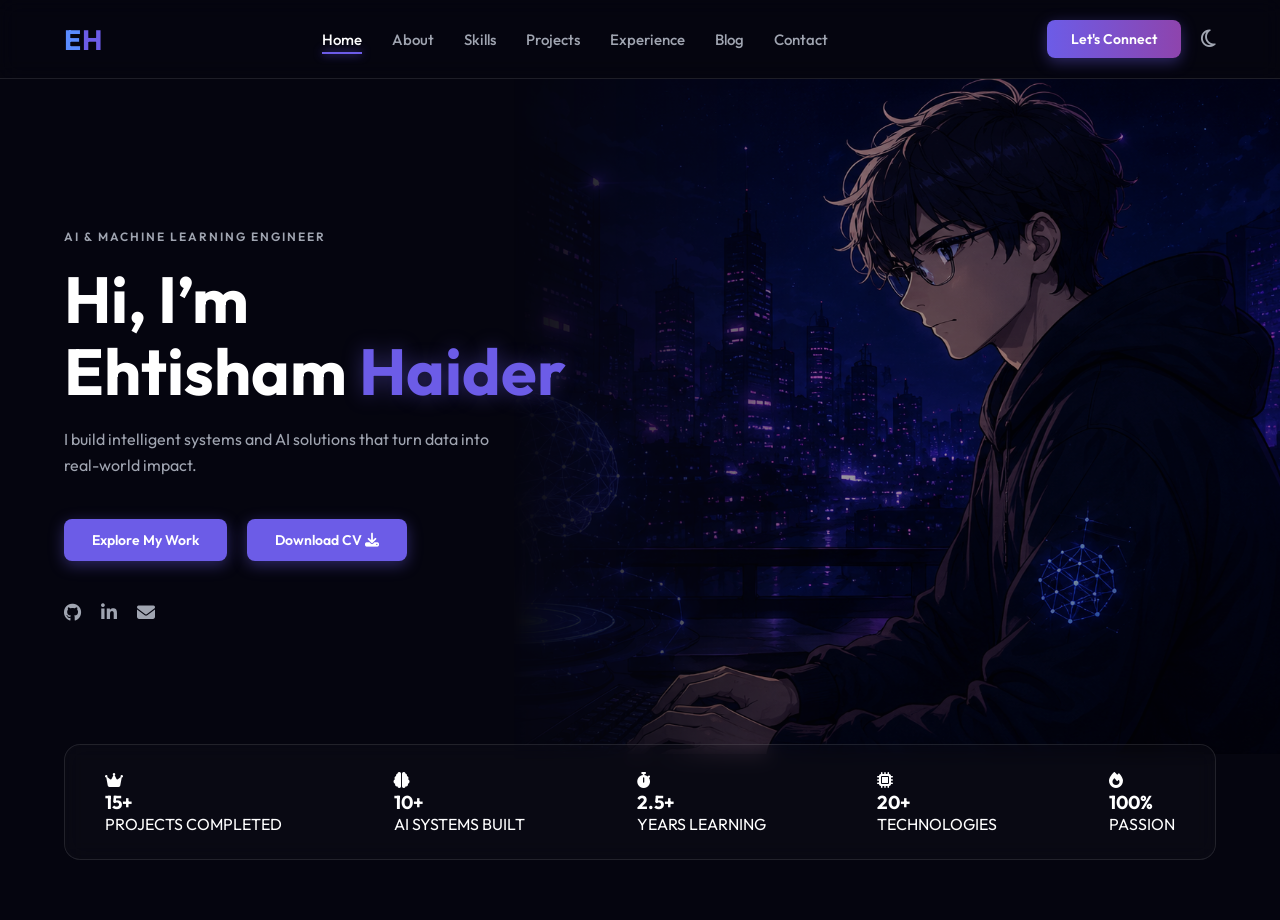
<file: index.html>
<!DOCTYPE html>
<html lang="en">
<head>
    <meta charset="UTF-8">
    <meta name="viewport" content="width=device-width, initial-scale=1.0">
    <title>Ehtisham Haider | AI & ML Engineer</title>
    <!-- Google Fonts for modern tech look -->
    <link href="https://fonts.googleapis.com/css2?family=Outfit:wght@300;400;500;600;700&display=swap" rel="stylesheet">
    <!-- Font Awesome for Icons -->
    <link rel="stylesheet" href="https://cdnjs.cloudflare.com/ajax/libs/font-awesome/6.4.0/css/all.min.css">
    <link rel="stylesheet" href="style.css">
</head>
<body>

    <!-- Navbar Section -->
    <header class="navbar">
        <div class="logo">
            <span class="logo-e">E</span><span class="logo-h">H</span>
        </div>
        
        <nav class="nav-links">
            <a href="index.html" class="active">Home</a>
            <a href="about.html">About</a>
            <a href="skills.html">Skills</a>
            <a href="projects.html">Projects</a>
            <a href="experience.html">Experience</a>
            <a href="blog.html">Blog</a>
            <a href="contact.html">Contact</a>
        </nav>

        <div class="nav-actions">
            <a href="contact.html" class="btn-connect">Let's Connect</a>
            <button class="theme-toggle">
                <i class="fa-regular fa-moon"></i>
            </button>
            <!-- Mobile Menu Icon -->
            <button class="mobile-menu-btn">
                <i class="fa-solid fa-bars"></i>
            </button>
        </div>
    </header>
    <!-- Hero Section -->
    <section id="home" class="hero">
        <div class="hero-content">
            <h4 class="subtitle">AI & MACHINE LEARNING ENGINEER</h4>
            <h1 class="title">Hi, I’m <br> Ehtisham <span class="highlight">Haider</span></h1>
            <p class="description">I build intelligent systems and AI solutions that turn data into real-world impact.</p>
            
            <div class="hero-buttons">
                <a href="projects.html" class="btn-primary">Explore My Work</a>
                <a href="assets/Ehtisham_Haider_CV.pdf" class="btn-primary" download>Download CV <i class="fa-solid fa-download"></i></a>
                 
            </div>

            <div class="social-icons">
                <a href="https://github.com/stx-haider" target="_blank"><i class="fa-brands fa-github"></i></a>
                <a href="https://linkedin.com/in/ehtishamhaider" target="_blank"><i class="fa-brands fa-linkedin-in"></i></a>
                <a href="contact.html"><i class="fa-solid fa-envelope"></i></a>
            </div>

            
        </div>

        <div class="hero-image">
            <!-- Yahan tumne apni background image ka naam dena hai jo design mein right side par hai -->
            <img src="assets/hero-bg.png" alt="Ehtisham Haider Workspace">
        </div>
    </section>

    <!-- Stats Section -->
    <div class="stats-section">
    <!-- Item 1: Full Width -->
    <div class="stat-item">
        <i class="fa-solid fa-crown icon"></i>
        <div class="stat-info">
            <h3>15+</h3>
            <p>PROJECTS COMPLETED</p>
        </div>
    </div>

    <!-- Item 2 -->
    <div class="stat-item">
        <i class="fa-solid fa-brain icon"></i>
        <div class="stat-info">
            <h3>10+</h3>
            <p>AI SYSTEMS BUILT</p>
        </div>
    </div>

    <!-- Item 3 -->
    <div class="stat-item">
        <i class="fa-solid fa-stopwatch icon"></i>
        <div class="stat-info">
            <h3>2.5+</h3>
            <p>YEARS LEARNING</p>
        </div>
    </div>

    <!-- Item 4 -->
    <div class="stat-item">
        <i class="fa-solid fa-microchip icon"></i>
        <div class="stat-info">
            <h3>20+</h3>
            <p>TECHNOLOGIES</p>
        </div>
    </div>

    <!-- Item 5 -->
    <div class="stat-item">
        <i class="fa-solid fa-fire icon"></i>
        <div class="stat-info">
            <h3>100%</h3>
            <p>PASSION</p>
        </div>
    </div>
</div>
    </section>
    <script src="script.js"></script>

</body>
</html>
</file>
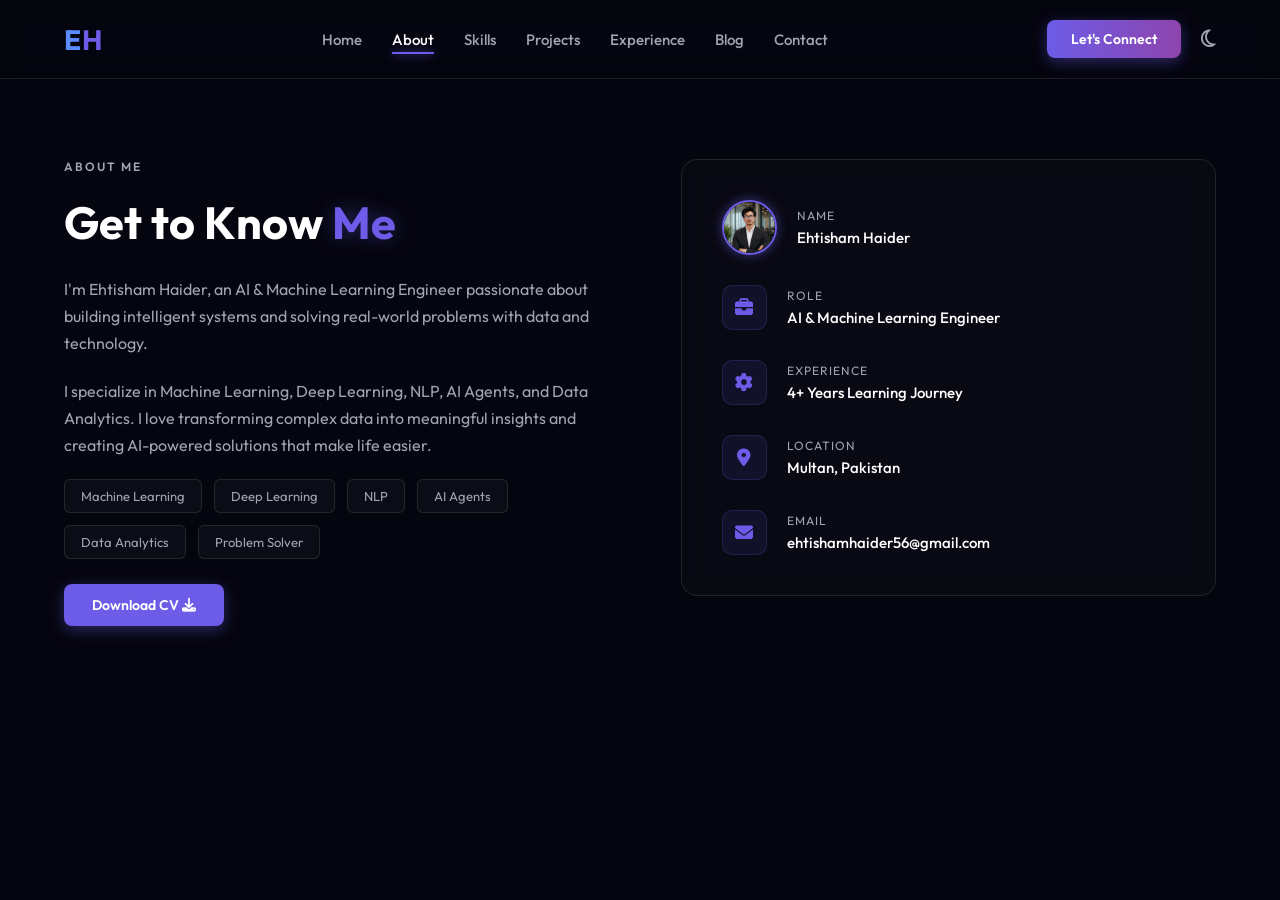
<file: about.html>
<!DOCTYPE html>
<html lang="en">
<head>
    <meta charset="UTF-8">
    <meta name="viewport" content="width=device-width, initial-scale=1.0">
    <title>About | Ehtisham Haider</title>
    <link href="https://fonts.googleapis.com/css2?family=Outfit:wght@300;400;500;600;700&display=swap" rel="stylesheet">
    <link rel="stylesheet" href="https://cdnjs.cloudflare.com/ajax/libs/font-awesome/6.4.0/css/all.min.css">
    <link rel="stylesheet" href="style.css">
</head>
<body>

    <!-- Navbar Section (Same as index.html but with updated links) -->
    <header class="navbar">
        <div class="logo">
            <span class="logo-e">E</span><span class="logo-h">H</span>
        </div>
        
        <nav class="nav-links">
            <a href="index.html">Home</a>
            <a href="about.html" class="active">About</a>
            <a href="skills.html">Skills</a>
            <a href="projects.html">Projects</a>
            <a href="experience.html">Experience</a>
            <a href="blog.html">Blog</a>
            <a href="contact.html">Contact</a>
        </nav>

        <div class="nav-actions">
            <a href="contact".html class="btn-connect">Let's Connect</a>
            <button class="theme-toggle">
                <i class="fa-regular fa-moon"></i>
            </button>
            <button class="mobile-menu-btn">
                <i class="fa-solid fa-bars"></i>
            </button>
        </div>
    </header>

    <!-- About Section -->
    <section class="about-section">
        <div class="about-content">
            <h4 class="subtitle">ABOUT ME</h4>
            <h2 class="section-title">Get to Know <span class="highlight">Me</span></h2>
            
            <p class="about-desc">
                I'm Ehtisham Haider, an AI & Machine Learning Engineer passionate about building intelligent systems and solving real-world problems with data and technology.
            </p>
            <p class="about-desc">
                I specialize in Machine Learning, Deep Learning, NLP, AI Agents, and Data Analytics. I love transforming complex data into meaningful insights and creating AI-powered solutions that make life easier.
            </p>
            
            <div class="skills-tags">
                <span>Machine Learning</span>
                <span>Deep Learning</span>
                <span>NLP</span>
                <span>AI Agents</span>
                <span>Data Analytics</span>
                <span>Problem Solver</span>
            </div>
            <a href="assets/Ehtisham_Haider_CV.pdf" class="btn-primary" download>Download CV <i class="fa-solid fa-download"></i></a>
        </div>

        <div class="about-info">
            <!-- Name Block with Profile Picture -->
            <div class="info-item profile-item">
                <div class="profile-img-wrapper">
                    <!-- Apni picture ka name yahan 'pfp.png' ki jagah likhna -->
                    <img src="assets/pfp.png" alt="Ehtisham Haider" class="pfp-image">
                </div>
                <div class="info-text">
                    <span>Name</span>
                    <p>Ehtisham Haider</p>
                </div>
            </div>
            
            <div class="info-item">
                <div class="info-icon"><i class="fa-solid fa-briefcase"></i></div>
                <div class="info-text">
                    <span>Role</span>
                    <p>AI & Machine Learning Engineer</p>
                </div>
            </div>
            
            <div class="info-item">
                <div class="info-icon"><i class="fa-solid fa-gear"></i></div>
                <div class="info-text">
                    <span>Experience</span>
                    <p>4+ Years Learning Journey</p>
                </div>
            </div>
            
            <div class="info-item">
                <div class="info-icon"><i class="fa-solid fa-location-dot"></i></div>
                <div class="info-text">
                    <span>Location</span>
                    <p>Multan, Pakistan</p>
                </div>
            </div>
            
            <div class="info-item">
                <div class="info-icon"><i class="fa-solid fa-envelope"></i></div>
                <div class="info-text">
                    <span>Email</span>
                    <p>ehtishamhaider56@gmail.com</p>
                </div>
            </div>
        </div>
    </section>
    <script src="script.js"></script>

</body>
</html>
</file>
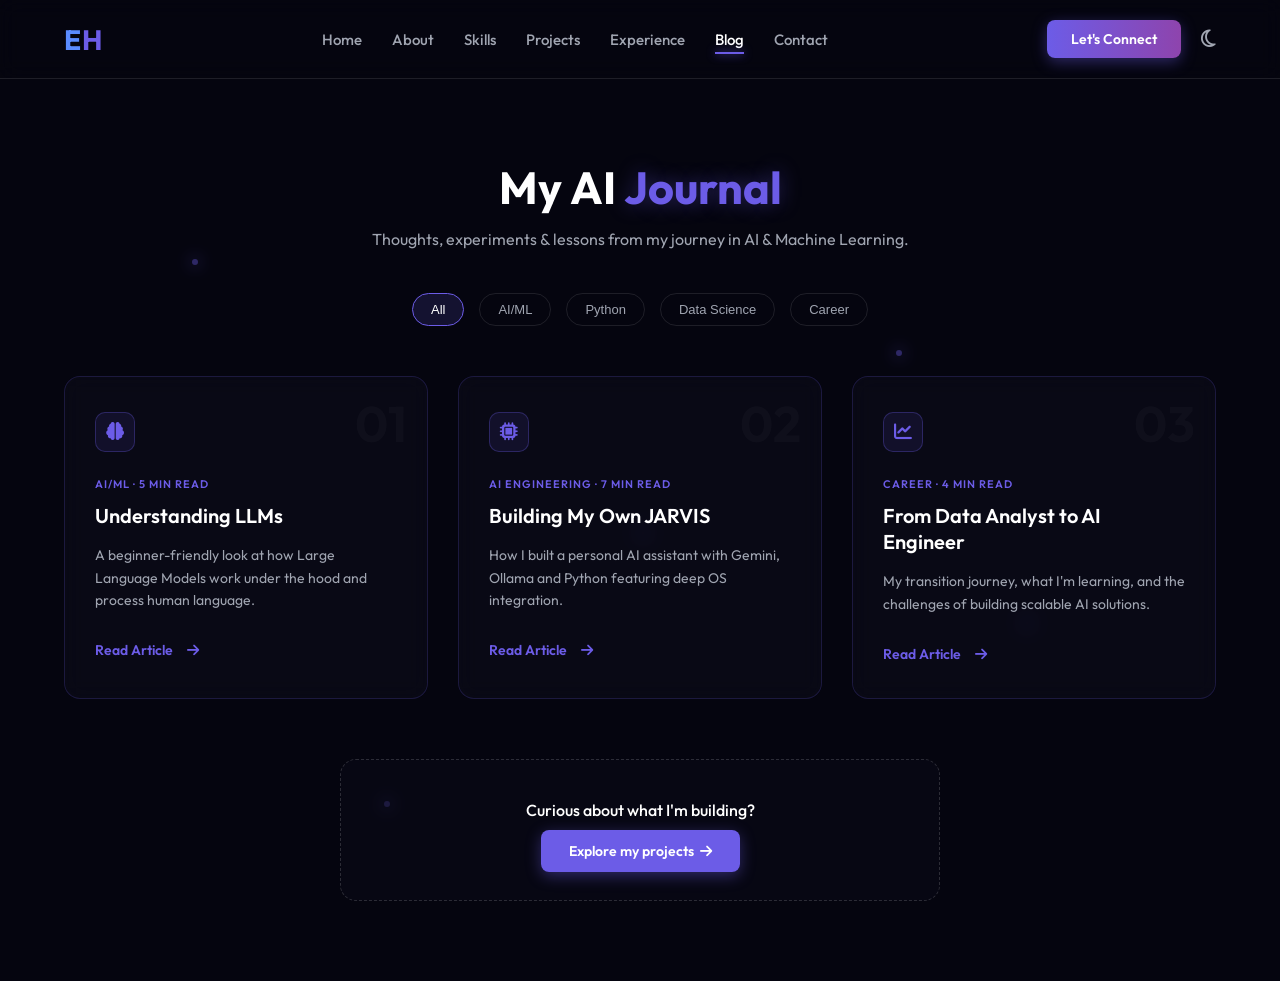
<file: blog.html>
<!DOCTYPE html>
<html lang="en">
<head>
    <meta charset="UTF-8">
    <meta name="viewport" content="width=device-width, initial-scale=1.0">
    <title>Blog | Ehtisham Haider</title>
    <link href="https://fonts.googleapis.com/css2?family=Outfit:wght@300;400;500;600;700&display=swap" rel="stylesheet">
    <link rel="stylesheet" href="https://cdnjs.cloudflare.com/ajax/libs/font-awesome/6.4.0/css/all.min.css">
    <link rel="stylesheet" href="style.css">
</head>
<body>

    <!-- Navbar Section -->
    <header class="navbar">
        <div class="logo">
            <span class="logo-e">E</span><span class="logo-h">H</span>
        </div>
        
        <nav class="nav-links">
            <a href="index.html">Home</a>
            <a href="about.html">About</a>
            <a href="skills.html">Skills</a>
            <a href="projects.html">Projects</a>
            <a href="experience.html">Experience</a>
            <a href="blog.html" class="active">Blog</a>
            <a href="contact.html">Contact</a>
        </nav>

        <div class="nav-actions">
            <a href="contact.html" class="btn-connect">Let's Connect</a>
            <button class="theme-toggle">
                <i class="fa-regular fa-moon"></i>
            </button>
            <button class="mobile-menu-btn">
                <i class="fa-solid fa-bars"></i>
            </button>
        </div>
    </header>

    <!-- Blog Section -->
    <section class="blog-section">
        
        <!-- Subtle Neural Network CSS Particles Background -->
        <div class="neural-bg">
            <div class="node node-1"></div>
            <div class="node node-2"></div>
            <div class="node node-3"></div>
            <div class="node node-4"></div>
            <div class="node node-5"></div>
        </div>

        <div class="blog-container">
            
            <!-- Blog Header -->
            <div class="blog-header">
                <h2 class="section-title">My AI <span class="highlight">Journal</span></h2>
                <p class="about-desc">
                    Thoughts, experiments & lessons from my journey in AI & Machine Learning.
                </p>
            </div>

            <!-- Blog Category Filters -->
            <div class="blog-filters">
                <button class="filter-btn active">All</button>
                <button class="filter-btn">AI/ML</button>
                <button class="filter-btn">Python</button>
                <button class="filter-btn">Data Science</button>
                <button class="filter-btn">Career</button>
            </div>

            <!-- Blog 3-Column Grid -->
            <!-- Blog 3-Column Grid -->
            <div class="blog-grid">
                
                <!-- Blog Card 1 -->
                <div class="blog-card">
                    <span class="blog-number">01</span>
                    <div class="blog-icon"><i class="fa-solid fa-brain"></i></div>
                    <div class="blog-meta">AI/ML &middot; 5 min read</div>
                    <h3 class="blog-title">Understanding LLMs</h3>
                    <p class="blog-desc">A beginner-friendly look at how Large Language Models work under the hood and process human language.</p>
                    <a href="blog-1.html" class="blog-read-btn">Read Article &nbsp;<i class="fa-solid fa-arrow-right"></i></a>
                </div>

                <!-- Blog Card 2 -->
                <div class="blog-card">
                    <span class="blog-number">02</span>
                    <div class="blog-icon"><i class="fa-solid fa-microchip"></i></div>
                    <div class="blog-meta">AI Engineering &middot; 7 min read</div>
                    <h3 class="blog-title">Building My Own JARVIS</h3>
                    <p class="blog-desc">How I built a personal AI assistant with Gemini, Ollama and Python featuring deep OS integration.</p>
                    <a href="blog-2.html" class="blog-read-btn">Read Article &nbsp;<i class="fa-solid fa-arrow-right"></i></a>
                </div>

                <!-- Blog Card 3 -->
                <div class="blog-card">
                    <span class="blog-number">03</span>
                    <div class="blog-icon"><i class="fa-solid fa-chart-line"></i></div>
                    <div class="blog-meta">Career &middot; 4 min read</div>
                    <h3 class="blog-title">From Data Analyst to AI Engineer</h3>
                    <p class="blog-desc">My transition journey, what I'm learning, and the challenges of building scalable AI solutions.</p>
                    <a href="blog-3.html" class="blog-read-btn">Read Article &nbsp;<i class="fa-solid fa-arrow-right"></i></a>
                </div>

            </div>

            <!-- Call to Action (Bottom) -->
            <div class="blog-cta">
                <p>Curious about what I'm building?</p>
                <a href="projects.html" class="btn-primary">Explore my projects &nbsp;<i class="fa-solid fa-arrow-right"></i></a>
            </div>

        </div>
    </section>
    <script src="script.js"></script>

</body>
</html>
</file>
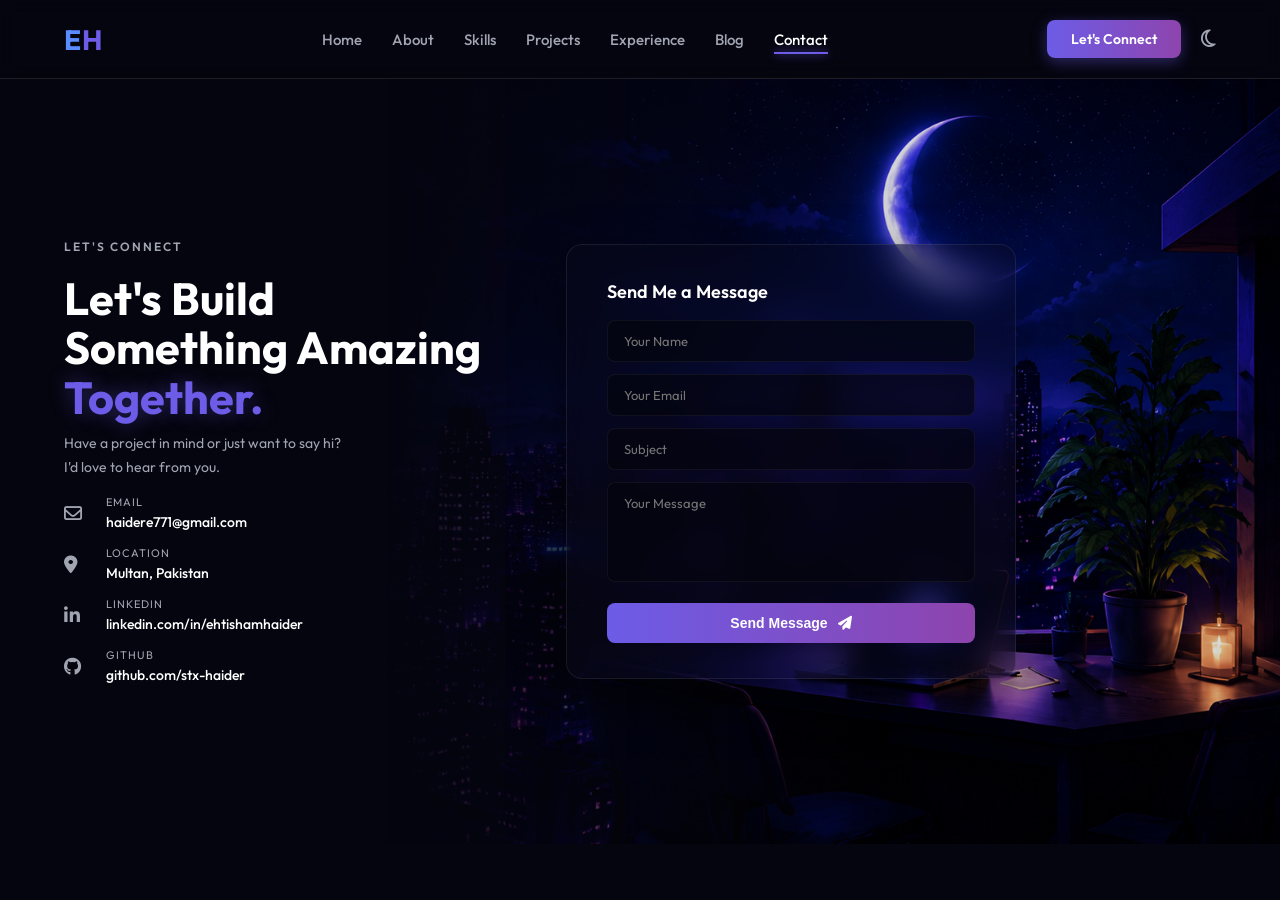
<file: contact.html>
<!DOCTYPE html>
<html lang="en">
<head>
    <meta charset="UTF-8">
    <meta name="viewport" content="width=device-width, initial-scale=1.0">
    <title>Contact | Ehtisham Haider</title>
    <!-- Google Fonts -->
    <link href="https://fonts.googleapis.com/css2?family=Outfit:wght@300;400;500;600;700&display=swap" rel="stylesheet">
    <!-- Font Awesome -->
    <link rel="stylesheet" href="https://cdnjs.cloudflare.com/ajax/libs/font-awesome/6.4.0/css/all.min.css">
    <link rel="stylesheet" href="style.css">
</head>
<body>

    <!-- Navbar Section -->
    <header class="navbar">
        <div class="logo">
            <span class="logo-e">E</span><span class="logo-h">H</span>
        </div>
        
        <nav class="nav-links">
            <a href="index.html">Home</a>
            <a href="about.html">About</a>
            <a href="skills.html">Skills</a>
            <a href="projects.html">Projects</a>
            <a href="experience.html">Experience</a>
            <a href="blog.html">Blog</a>
            <a href="contact.html" class="active">Contact</a>
        </nav>

        <div class="nav-actions">
            <a href="contact.html" class="btn-connect">Let's Connect</a>
            <button class="theme-toggle">
                <i class="fa-regular fa-moon"></i>
            </button>
            <button class="mobile-menu-btn">
                <i class="fa-solid fa-bars"></i>
            </button>
        </div>
    </header>

    <!-- Contact Section -->
    <section class="contact-section">
        
        <!-- Background Image (Apni picture ka naam yahan 'contact-bg.jpg' ki jagah likhein agar alag hai) -->
        <div class="contact-bg-wrapper">
            <img src="assets/contact-bg.jpg" alt="Night Sky Moon Background" class="contact-moon-bg">
        </div>

        <!-- Main Content Container (Max-width ke sath taake form kone mein na bhage) -->
        <div class="contact-container">
            
            <!-- Left Side: Let's Connect Info -->
            <div class="contact-left">
                <h4 class="subtitle">LET'S CONNECT</h4>
                <h2 class="section-title">Let's Build <br>Something Amazing <br><span class="highlight">Together.</span></h2>
                <p class="about-desc">
                    Have a project in mind or just want to say hi?<br>I'd love to hear from you.
                </p>

                <div class="contact-details">
                    <!-- Email -->
                    <div class="contact-item">
                        <div class="contact-icon"><i class="fa-regular fa-envelope"></i></div>
                        <div class="contact-text-group">
                            <span>Email</span>
                            <p><a href="mailto:haidere771@gmail.com" style="color: inherit; text-decoration: none;">haidere771@gmail.com</a></p>
                        </div>
                    </div>
                    
                    <!-- Location -->
                    <div class="contact-item">
                        <div class="contact-icon"><i class="fa-solid fa-location-dot"></i></div>
                        <div class="contact-text-group">
                            <span>Location</span>
                            <p>Multan, Pakistan</p>
                        </div>
                    </div>
                    
                    <!-- LinkedIn -->
                    <div class="contact-item">
                        <div class="contact-icon"><i class="fa-brands fa-linkedin-in"></i></div>
                        <div class="contact-text-group">
                            <span>LinkedIn</span>
                            <p><a href="https://www.linkedin.com/in/ehtishamhaider" target="_blank" style="color: inherit; text-decoration: none;">linkedin.com/in/ehtishamhaider</a></p>
                        </div>
                    </div>
                    
                    <!-- GitHub -->
                    <div class="contact-item">
                        <div class="contact-icon"><i class="fa-brands fa-github"></i></div>
                        <div class="contact-text-group">
                            <span>GitHub</span>
                            <p><a href="https://github.com/stx-haider" target="_blank" style="color: inherit; text-decoration: none;">github.com/stx-haider</a></p>
                        </div>
                    </div>
                </div>
            </div>

            <!-- Right Side: Premium Glassmorphism Form -->
            <div class="contact-right">
                <form class="contact-form" action="https://formspree.io/f/mdenzkgg" method="POST">
    
    <h3>Send Me a Message</h3>
    
    <div class="form-group">
        <input type="text" name="name" placeholder="Your Name" required>
    </div>
    
    <div class="form-group">
        <input type="email" name="email" placeholder="Your Email" required>
    </div>
    
    <div class="form-group">
        <input type="text" name="subject" placeholder="Subject" required>
    </div>
    
    <div class="form-group">
        <textarea name="message" placeholder="Your Message" required></textarea>
    </div>
    
    <button type="submit" class="btn-submit">
        Send Message <i class="fa-solid fa-paper-plane"></i>
    </button>
    
</form>
            </div>

        </div>
    </section>
    <script src="script.js"></script>

</body>
</html>
</file>
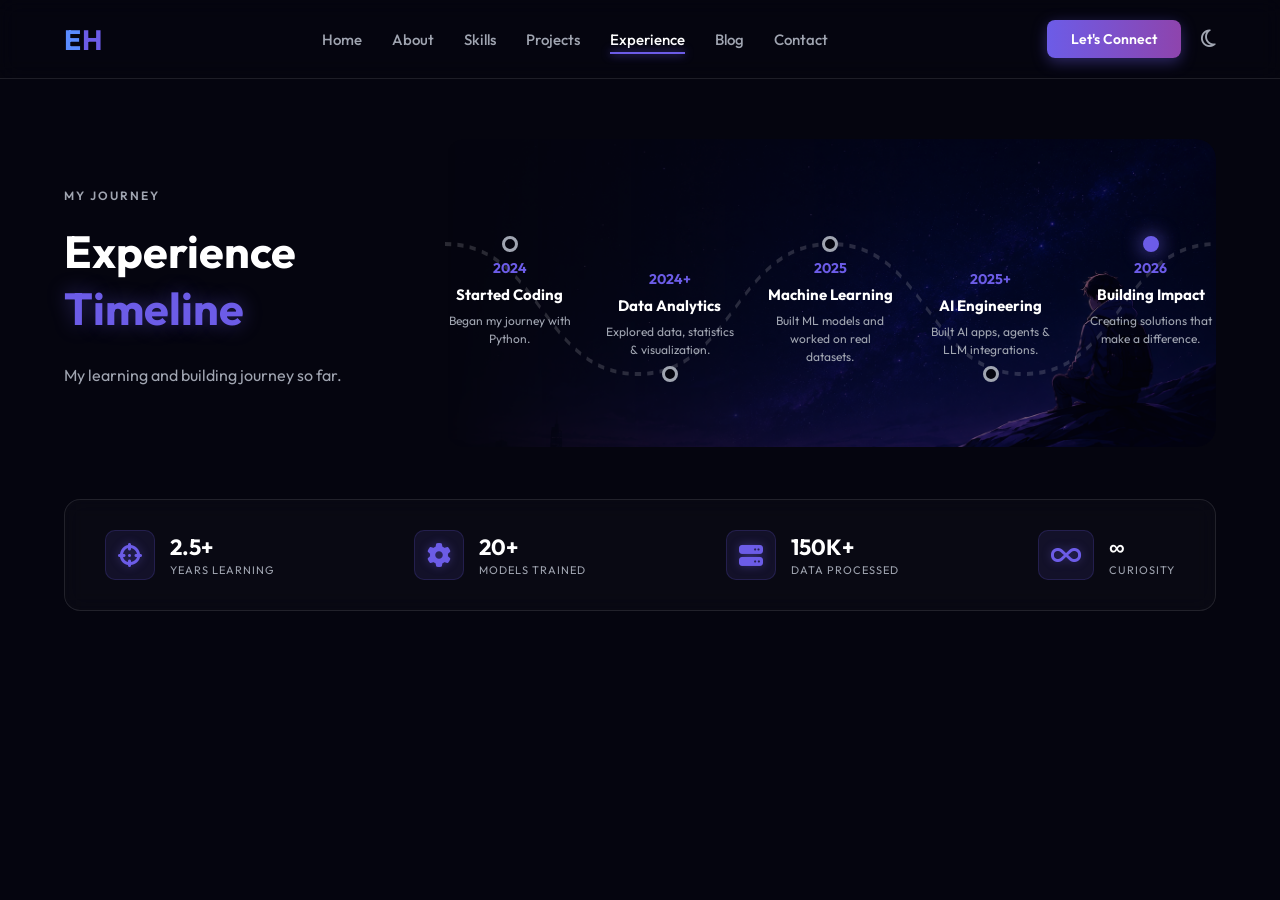
<file: experience.html>
<!DOCTYPE html>
<html lang="en">
<head>
    <meta charset="UTF-8">
    <meta name="viewport" content="width=device-width, initial-scale=1.0">
    <title>Experience | Ehtisham Haider</title>
    <!-- Google Fonts -->
    <link href="https://fonts.googleapis.com/css2?family=Outfit:wght@300;400;500;600;700&display=swap" rel="stylesheet">
    <!-- Font Awesome -->
    <link rel="stylesheet" href="https://cdnjs.cloudflare.com/ajax/libs/font-awesome/6.4.0/css/all.min.css">
    <link rel="stylesheet" href="style.css">
</head>
<body>

    <!-- Navbar Section -->
    <header class="navbar">
        <div class="logo">
            <span class="logo-e">E</span><span class="logo-h">H</span>
        </div>
        
        <nav class="nav-links">
            <a href="index.html">Home</a>
            <a href="about.html">About</a>
            <a href="skills.html">Skills</a>
            <a href="projects.html">Projects</a>
            <a href="experience.html" class="active">Experience</a>
            <a href="blog.html">Blog</a>
            <a href="contact.html">Contact</a>
        </nav>

        <div class="nav-actions">
            <a href="contact.html" class="btn-connect">Let's Connect</a>
            <button class="theme-toggle">
                <i class="fa-regular fa-moon"></i>
            </button>
            <button class="mobile-menu-btn">
                <i class="fa-solid fa-bars"></i>
            </button>
        </div>
    </header>

    <!-- Experience Section -->
    <section class="experience-section">
        
        <div class="exp-top-layout">
            <!-- Left Side: Titles -->
            <div class="exp-left">
                <h4 class="subtitle">MY JOURNEY</h4>
                <h2 class="section-title">Experience <br><span class="highlight">Timeline</span></h2>
                <p class="about-desc">
                    My learning and building journey so far.
                </p>
            </div>

            <!-- Right Side: Wavy Timeline with Background -->
            <div class="exp-right">
                
                
                <!-- Background Full-Size Photo -->
                <img src="assets/bg.png" class="timeline-bg-photo" alt="My Experience Journey">

                <div class="timeline-container">
                    
                    <!-- Perfect Wavy Line (SVG) -->
                    <svg class="timeline-line-svg" preserveAspectRatio="none" viewBox="0 0 1000 200">
                        <!-- Naya curved path jo dots ko exactly 25% aur 75% par touch karega -->
                        <path d="M 0 50 C 125 50, 125 150, 250 150 C 375 150, 375 50, 500 50 C 625 50, 625 150, 750 150 C 875 150, 875 50, 1000 50" fill="none" stroke="rgba(255, 255, 255, 0.15)" stroke-width="3" stroke-dasharray="8 8"/>
                    </svg>
                    
                    <div class="timeline-items-wrapper">
                        <!-- 2021 (Upar) -->
                        <div class="timeline-item item-up">
                            <div class="timeline-dot"></div>
                            <div class="timeline-content">
                                <span class="timeline-year">2024</span>
                                <h3>Started Coding</h3>
                                <p>Began my journey with Python.</p>
                            </div>
                        </div>

                        <!-- 2022 (Neechay) -->
                        <div class="timeline-item item-down">
                            <div class="timeline-dot"></div>
                            <div class="timeline-content">
                                <span class="timeline-year">2024+</span>
                                <h3>Data Analytics</h3>
                                <p>Explored data, statistics & visualization.</p>
                            </div>
                        </div>

                        <!-- 2023 (Upar) -->
                        <div class="timeline-item item-up">
                            <div class="timeline-dot"></div>
                            <div class="timeline-content">
                                <span class="timeline-year">2025</span>
                                <h3>Machine Learning</h3>
                                <p>Built ML models and worked on real datasets.</p>
                            </div>
                        </div>

                        <!-- 2024 (Neechay) -->
                        <div class="timeline-item item-down">
                            <div class="timeline-dot"></div>
                            <div class="timeline-content">
                                <span class="timeline-year">2025+</span>
                                <h3>AI Engineering</h3>
                                <p>Built AI apps, agents & LLM integrations.</p>
                            </div>
                        </div>

                        <!-- 2025+ (Upar & Highlighted) -->
                        <div class="timeline-item item-up highlight-item">
                            <div class="timeline-dot glow-dot"></div>
                            <div class="timeline-content">
                                <span class="timeline-year">2026</span>
                                <h3>Building Impact</h3>
                                <p>Creating solutions that make a difference.</p>
                            </div>
                        </div>
                    </div>
                </div>
            </div>
        </div>

        <!-- Bottom Stats Bar -->
        <div class="exp-bottom-stats">
            <div class="exp-stat-box">
                <i class="fa-solid fa-crosshairs"></i>
                <div class="stat-text">
                    <h3>2.5+</h3>
                    <p>Years Learning</p>
                </div>
            </div>
            
            <div class="exp-stat-box">
                <i class="fa-solid fa-gear"></i>
                <div class="stat-text">
                    <h3>20+</h3>
                    <p>Models Trained</p>
                </div>
            </div>
            
            <div class="exp-stat-box">
                <i class="fa-solid fa-server"></i>
                <div class="stat-text">
                    <h3>150K+</h3>
                    <p>Data Processed</p>
                </div>
            </div>
            
            <div class="exp-stat-box">
                <i class="fa-solid fa-infinity"></i>
                <div class="stat-text">
                    <h3>&#8734;</h3>
                    <p>Curiosity</p>
                </div>
            </div>
        </div>

    </section>
    <script src="script.js"></script>

</body>
</html>
</file>
<file: style.css>
/* Color Palette & Variables perfectly matching the design */
:root {
    --bg-main: #05050f; /* Deep dark blue/black background */
    --primary-color: #6c5ce7; /* Neon purple */
    --primary-hover: #5a4bcf;
    --text-white: #ffffff;
    --text-muted: #a0a5b1;
    --border-color: rgba(255, 255, 255, 0.1);
    --font-main: 'Outfit', sans-serif;
}

* {
    margin: 0;
    padding: 0;
    box-sizing: border-box;
}

body {
    background-color: var(--bg-main);
    color: var(--text-white);
    font-family: var(--font-main);
    overflow-x: hidden;
}

/* NAVBAR STYLES */
.navbar {
    display: flex;
    justify-content: space-between;
    align-items: center;
    padding: 20px 5%;
    border-bottom: 1px solid var(--border-color);
    background: rgba(5, 5, 15, 0.8);
    backdrop-filter: blur(10px);
    position: sticky;
    top: 0;
    z-index: 100;
}

/* Logo */
.logo {
    font-size: 28px;
    font-weight: 700;
    letter-spacing: 1px;
}
.logo-e { color: #5a8cff; } /* Light blue tint from image */
.logo-h { color: var(--primary-color); }

/* Navigation Links */
.nav-links {
    display: flex;
    gap: 30px;
}

.nav-links a {
    color: var(--text-muted);
    text-decoration: none;
    font-size: 15px;
    font-weight: 500;
    transition: 0.3s ease;
}

.nav-links a:hover, .nav-links a.active {
    color: var(--text-white);
    position: relative;
}

.nav-links a.active::after {
    content: '';
    position: absolute;
    bottom: -5px;
    left: 0;
    width: 100%;
    height: 2px;
    background-color: var(--primary-color);
    box-shadow: 0 0 10px var(--primary-color);
}

/* Nav Actions (Button & Theme Toggle) */
.nav-actions {
    display: flex;
    align-items: center;
    gap: 20px;
}

.btn-connect {
    background: linear-gradient(90deg, #6c5ce7, #8e44ad);
    color: var(--text-white);
    padding: 10px 24px;
    border-radius: 8px;
    text-decoration: none;
    font-size: 14px;
    font-weight: 600;
    transition: 0.3s ease;
    box-shadow: 0 4px 15px rgba(108, 92, 231, 0.4);
}

.btn-connect:hover {
    transform: translateY(-2px);
    box-shadow: 0 6px 20px rgba(108, 92, 231, 0.6);
}

.theme-toggle {
    background: none;
    border: none;
    color: var(--text-muted);
    font-size: 20px;
    cursor: pointer;
    transition: 0.3s ease;
}

.theme-toggle:hover {
    color: var(--text-white);
}

.mobile-menu-btn {
    display: none; /* Hidden on desktop */
    background: none;
    border: none;
    color: var(--text-white);
    font-size: 24px;
    cursor: pointer;
}

/* RESPONSIVE DESIGN (Mobile & Tablet) */
@media (max-width: 991px) {
    /* Navbar ko column mein change kiya taake logo ooper aur links neechay aayein */
    .navbar {
        flex-direction: column !important;
        align-items: center !important;
        padding: 15px 5% 0 5% !important;
        gap: 10px !important;
    }

    /* Hamburger Button, Theme Toggle aur Let's Connect button hide kar diye */
    .mobile-menu-btn, .theme-toggle, .btn-connect, .nav-actions { 
        display: none !important; 
    }
    
    /* Links ko top par Horizontal Scrollable bana diya */
    .nav-links {
        display: flex !important;
        position: static !important;
        flex-direction: row !important;
        width: 100% !important;
        background: transparent !important;
        padding: 10px 0 15px 0 !important;
        gap: 20px !important;
        border: none !important;
        max-height: none !important;
        
        /* Swipe / Scroll settings */
        overflow-x: auto !important;
        white-space: nowrap !important;
        justify-content: flex-start !important;
        
        /* Scrollbar hide karne ke liye taake clean lagay */
        -ms-overflow-style: none;
        scrollbar-width: none;
    }
    
    .nav-links::-webkit-scrollbar {
        display: none; /* Chrome/Safari mein scrollbar hide karega */
    }

    .nav-links a {
        font-size: 14px !important;
    }
}

/* --- HERO SECTION --- */
.hero {
    display: flex;
    align-items: center;
    justify-content: space-between;
    padding: 60px 5% 0px; /* Padding bottom kam kar di taake space bache */
    min-height: 75vh; /* Height kam kar di taake scroll na aaye */
    position: relative;
}

.hero-content {
    max-width: 600px;
    z-index: 2;
    margin-bottom: 20px; /* Thora compact kiya */
}

.subtitle {
    color: var(--text-muted);
    font-size: 12px;
    letter-spacing: 2px;
    text-transform: uppercase;
    margin-bottom: 20px;
    font-weight: 600;
}

.title {
    font-size: 65px;
    line-height: 1.1;
    font-weight: 700;
    margin-bottom: 20px;
}

.highlight {
    color: var(--primary-color);
    text-shadow: 0 0 20px rgba(108, 92, 231, 0.4); /* Neon glowing effect */
}

.description {
    color: var(--text-muted);
    font-size: 16px;
    line-height: 1.6;
    margin-bottom: 40px;
    max-width: 450px;
}

/* Hero Buttons */
.hero-buttons {
    display: flex;
    gap: 20px;
    margin-bottom: 40px;
}

.btn-primary {
    background: var(--primary-color);
    color: var(--text-white);
    padding: 12px 28px;
    border-radius: 8px;
    text-decoration: none;
    font-size: 14px;
    font-weight: 600;
    transition: 0.3s;
    box-shadow: 0 4px 15px rgba(108, 92, 231, 0.4);
}

.btn-primary:hover {
    background: var(--primary-hover);
    transform: translateY(-2px);
}

.btn-secondary {
    background: transparent;
    color: var(--text-white);
    padding: 12px 28px;
    border-radius: 8px;
    text-decoration: none;
    font-size: 14px;
    font-weight: 600;
    border: 1px solid var(--border-color);
    display: flex;
    align-items: center;
    gap: 10px;
    transition: 0.3s;
}

.btn-secondary:hover {
    border-color: var(--text-white);
}

/* Social Icons */
.social-icons {
    display: flex;
    gap: 20px;
    margin-bottom: 20px;
}

.social-icons a {
    color: var(--text-muted);
    font-size: 18px;
    transition: 0.3s;
}

.social-icons a:hover {
    color: var(--text-white);
    transform: translateY(-3px);
}

/* Scroll Down */
.scroll-down {
    display: none !important; 
}

/* Hero Right Image & Fade Effect */
.hero-image {
    position: absolute;
    right: 0;
    top: 0;
    width: 60%;
    height: 100%;
    z-index: 1;
}

.hero-image img {
    width: 100%;
    height: 100%;
    object-fit: cover;
    -webkit-mask-image: linear-gradient(to left, rgba(0,0,0,1) 60%, rgba(0,0,0,0) 100%);
    mask-image: linear-gradient(to left, rgba(0,0,0,1) 60%, rgba(0,0,0,0) 100%);
    opacity: 0.6;
}

/* --- STATS SECTION --- */
.stats-section {
    position: relative !important;
    /* Duplicate margins hata diye hain, bas ek hi margin rakha hai */
    margin: -10px 5% 60px 5% !important; 
    transform: none !important;
    width: 90% !important;
    display: flex;
    justify-content: space-between;
    align-items: center;
    padding: 25px 40px;
    background: rgba(255, 255, 255, 0.02);
    border: 1px solid var(--border-color);
    border-radius: 16px;
    backdrop-filter: blur(10px); 
    flex-wrap: wrap;
    gap: 20px;
    z-index: 10; 
}

.stat-box {
    display: flex;
    align-items: center;
    gap: 15px;
}

.stat-box i {
    font-size: 24px;
    color: var(--primary-color);
    text-shadow: 0 0 10px rgba(108, 92, 231, 0.5);
}

.stat-box h3 {
    font-size: 24px;
    font-weight: 700;
    margin-bottom: 2px;
}

.stat-box p {
    color: var(--text-muted);
    font-size: 12px;
    text-transform: uppercase;
    letter-spacing: 1px;
}

@media (max-width: 991px) {
    /* --- Mobile ke liye Hero Padding Khatam ki --- */
    .hero {
        padding-bottom: 0px !important;
    }

    /* --- Stats Box Full Vertical Column Fix --- */
    .stats-section {
        position: relative !important;
        /* YAHAN -40px KIYA HAI TAAKE MOBILE PAR BOX OOPER JAYE */
        margin: -20px auto 40px auto !important; 
        transform: none !important;
        width: 92% !important;
        display: flex !important;
        flex-direction: column !important; 
        gap: 20px !important; 
        padding: 25px 20px !important;
        box-sizing: border-box !important;
    }

    .stats-section .stat-item {
        width: 100% !important;
        display: flex !important;
        flex-direction: row !important;
        align-items: center !important;
        justify-content: flex-start !important;
        gap: 15px !important; 
    }

    .stats-section .stat-info {
        display: flex !important;
        flex-direction: column !important;
        align-items: flex-start !important;
        justify-content: center !important;
    }

    .stats-section .stat-item i,
    .stats-section .stat-item .icon {
        font-size: 24px !important;
        min-width: 32px !important;
        text-align: center !important;
    }

    .stats-section .stat-info h3 {
        font-size: 22px !important;
        margin: 0 0 4px 0 !important;
        line-height: 1 !important;
    }

    .stats-section .stat-info p {
        font-size: 12px !important;
        margin: 0 !important;
        line-height: 1.2 !important;
        letter-spacing: 0.5px !important;
    }
}
/* ABOUT SECTION */
/* --- ABOUT SECTION --- */
.about-section {
    display: flex;
    justify-content: space-between;
    align-items: flex-start;
    padding: 80px 5%;
    gap: 50px;
}

.about-content {
    flex: 1;
}

.section-title {
    font-size: 45px;
    font-weight: 700;
    margin-bottom: 25px;
}

.about-desc {
    color: var(--text-muted);
    font-size: 16px;
    line-height: 1.7;
    margin-bottom: 20px;
}

/* Skills Tags */
.skills-tags {
    display: flex;
    flex-wrap: wrap;
    gap: 12px;
    margin-bottom: 35px;
    margin-top: 15px;
}

.skills-tags span {
    background: rgba(255, 255, 255, 0.03);
    border: 1px solid var(--border-color);
    padding: 8px 16px;
    border-radius: 6px;
    font-size: 13px;
    color: var(--text-muted);
    transition: 0.3s;
}

.skills-tags span:hover {
    border-color: var(--primary-color);
    color: var(--text-white);
    background: rgba(108, 92, 231, 0.1);
}

.download-btn {
    display: inline-flex;
    align-items: center;
    gap: 10px;
}

/* About Right Info Card */
.about-info {
    flex: 0.8;
    background: rgba(255, 255, 255, 0.02);
    border: 1px solid var(--border-color);
    border-radius: 16px;
    padding: 40px;
    display: flex;
    flex-direction: column;
    gap: 30px;
    backdrop-filter: blur(10px);
}

.info-item {
    display: flex;
    align-items: center;
    gap: 20px;
}

.info-icon {
    width: 45px;
    height: 45px;
    background: rgba(108, 92, 231, 0.1);
    color: var(--primary-color);
    display: flex;
    justify-content: center;
    align-items: center;
    border-radius: 10px;
    font-size: 18px;
    border: 1px solid rgba(108, 92, 231, 0.2);
}

.info-text span {
    font-size: 12px;
    color: var(--text-muted);
    text-transform: uppercase;
    letter-spacing: 1px;
    display: block;
    margin-bottom: 5px;
}

.info-text p {
    font-size: 15px;
    font-weight: 500;
    color: var(--text-white);
}

/* --- MOBILE RESPONSIVENESS FOR ABOUT SECTION --- */
@media (max-width: 991px) {
    .about-section {
        flex-direction: column;
    }
    .about-info {
        width: 100%;
        padding: 30px 20px;
        margin-top: 20px;
    }
}
/* --- PROFILE PICTURE IN ABOUT INFO --- */
.profile-item {
    align-items: center;
}

.profile-img-wrapper {
    width: 55px; /* Thora sa bada rakha hai taake picture clear nazar aaye */
    height: 55px;
    border-radius: 50%;
    overflow: hidden;
    border: 2px solid var(--primary-color); /* Neon purple border */
    box-shadow: 0 0 12px rgba(108, 92, 231, 0.5); /* Glowing effect */
    display: flex;
    justify-content: center;
    align-items: center;
    flex-shrink: 0;
}

.pfp-image {
    width: 100%;
    height: 100%;
    object-fit: cover; /* Ye image ko stretch hone se bachayega aur perfect circle mein fit karega */
}
/* --- SKILLS SECTION --- */
.skills-section {
    display: flex;
    justify-content: space-between;
    align-items: flex-start;
    padding: 60px 5%;
    gap: 50px;
}

.skills-left {
    flex: 0.25; /* Left side ko thora chota kiya taake cards ko jagah mile */
    position: relative;
}

.skills-globe {
    margin-top: 40px;
    width: 100%;
    opacity: 0.7;
}

.globe-img {
    width: 100%;
    max-width: 300px;
    filter: drop-shadow(0 0 20px rgba(108, 92, 231, 0.4));
}

.skills-right {
    flex: 0.75; /* Right side (Cards) ko lambai (width) mein zyada space di */
    display: grid;
    grid-template-columns: repeat(3, 1fr);
    gap: 20px;
}

.skill-category {
    background: rgba(255, 255, 255, 0.02);
    border: 1px solid var(--border-color);
    border-radius: 14px;
    padding: 20px;
    backdrop-filter: blur(10px);
    transition: 0.3s;
}

.skill-category:hover {
    border-color: rgba(108, 92, 231, 0.4);
    box-shadow: 0 5px 15px rgba(108, 92, 231, 0.1);
}

.skill-category h3 {
    font-size: 15px;
    font-weight: 600;
    color: var(--text-white);
    margin-bottom: 20px;
    border-bottom: 1px solid rgba(255, 255, 255, 0.05);
    padding-bottom: 10px;
}

.skill-list {
    display: flex;
    justify-content: space-between; /* Icons ko card mein barabar phela dega */
    gap: 8px; /* Gap adjust kiya */
    flex-wrap: nowrap; /* 🔥 Yeh line unko neechay agli line mein nahi jane degi 🔥 */
}

.skill-item {
    display: flex;
    flex-direction: column;
    align-items: center;
    gap: 8px;
    flex: 1; /* Har icon ko barabar space assign karega */
    cursor: pointer;
}

.skill-item i {
    font-size: 26px;
    transition: 0.3s;
}

.skill-item span {
    font-size: 10px; /* Font thora adjust kiya taake lamba text aik line me fit ho */
    color: var(--text-muted);
    text-align: center;
    transition: 0.3s;
    white-space: nowrap; /* Text ko bhi agli line me tootne se bachayega */
}

.skill-item:hover i {
    transform: translateY(-4px);
    filter: drop-shadow(0 0 8px rgba(255, 255, 255, 0.5));
}

.skill-item:hover span {
    color: var(--text-white);
}

/* --- MOBILE RESPONSIVENESS FOR SKILLS --- */
@media (max-width: 1200px) {
    .skills-right {
        grid-template-columns: repeat(2, 1fr);
    }
}

@media (max-width: 991px) {
    .skills-section {
        flex-direction: column;
    }
    .skills-left {
        text-align: center;
        width: 100%;
        display: flex;
        flex-direction: column;
        align-items: center;
    }
    .skills-right {
        width: 100%;
        grid-template-columns: repeat(2, 1fr);
    }
}

@media (max-width: 600px) {
    .skills-right {
        grid-template-columns: 1fr;
    }
}
/* --- ANIMATED CSS GLOBE/CORE --- */
.css-globe-container {
    position: relative;
    width: 200px;
    height: 200px;
    margin: 50px auto 0;
    display: flex;
    justify-content: center;
    align-items: center;
    perspective: 1000px; /* 3D effect ke liye */
}

/* 3 Rotating Rings */
.css-globe-ring {
    position: absolute;
    width: 100%;
    height: 100%;
    border-radius: 50%;
    border: 2px solid transparent;
    border-top-color: var(--primary-color);
    border-bottom-color: #5a8cff; /* Light blue tint */
    box-shadow: 0 0 15px rgba(108, 92, 231, 0.3);
}

/* Har ring ko alag angle aur speed se ghumana hai */
.css-globe-ring:nth-child(1) {
    animation: spinRing1 6s linear infinite;
}

.css-globe-ring:nth-child(2) {
    animation: spinRing2 8s linear infinite;
}

.css-globe-ring:nth-child(3) {
    animation: spinRing3 10s linear infinite;
}

/* Glowing Center Core */
.css-globe-core {
    width: 35px;
    height: 35px;
    background: radial-gradient(circle, var(--text-white), var(--primary-color));
    border-radius: 50%;
    box-shadow: 0 0 30px var(--primary-color), 0 0 60px #5a8cff;
    animation: pulseCore 2s ease-in-out infinite alternate;
}

/* Animations Keyframes */
@keyframes spinRing1 {
    0% { transform: rotateX(65deg) rotateY(0deg) rotateZ(0deg); }
    100% { transform: rotateX(65deg) rotateY(0deg) rotateZ(360deg); }
}

@keyframes spinRing2 {
    0% { transform: rotateX(65deg) rotateY(60deg) rotateZ(0deg); }
    100% { transform: rotateX(65deg) rotateY(60deg) rotateZ(360deg); }
}

@keyframes spinRing3 {
    0% { transform: rotateX(65deg) rotateY(120deg) rotateZ(0deg); }
    100% { transform: rotateX(65deg) rotateY(120deg) rotateZ(360deg); }
}

@keyframes pulseCore {
    0% { transform: scale(0.8); opacity: 0.7; }
    100% { transform: scale(1.2); opacity: 1; }
}
/* --- CURRENT FOCUS BANNER (For Empty Space) --- */
.current-focus-banner {
    grid-column: 1 / -1; /* Ye banner ko poori line par phela dega */
    background: linear-gradient(90deg, rgba(108, 92, 231, 0.1), rgba(5, 5, 15, 0));
    border: 1px solid var(--border-color);
    border-left: 4px solid var(--primary-color); /* Left side par neon highlight */
    border-radius: 12px;
    padding: 20px 25px;
    display: flex;
    align-items: center;
    gap: 20px;
    margin-top: 10px; 
    box-shadow: 0 0 20px rgba(108, 92, 231, 0.05);
    transition: 0.3s;
}

.current-focus-banner:hover {
    box-shadow: 0 0 25px rgba(108, 92, 231, 0.15);
    border-color: rgba(108, 92, 231, 0.4);
    border-left: 4px solid var(--text-white);
}

.focus-icon i {
    font-size: 32px;
    color: var(--primary-color);
    text-shadow: 0 0 15px rgba(108, 92, 231, 0.5); /* Icon ka glow */
}

.focus-text {
    flex: 1;
}

.focus-text h3 {
    font-size: 18px;
    color: var(--text-white);
    margin-bottom: 6px;
    font-weight: 600;
}

.focus-text p {
    font-size: 14px;
    color: var(--text-muted);
    line-height: 1.5;
}

.focus-text strong {
    color: var(--text-white);
}

.focus-badge {
    background: rgba(108, 92, 231, 0.15);
    color: var(--primary-color);
    padding: 8px 16px;
    border-radius: 20px;
    font-size: 12px;
    font-weight: 700;
    letter-spacing: 1px;
    text-transform: uppercase;
    border: 1px solid rgba(108, 92, 231, 0.3);
    white-space: nowrap; /* Taa ke badge ka text aik line mein rahe */
}

/* --- MOBILE RESPONSIVENESS FOR BANNER --- */
@media (max-width: 768px) {
    .current-focus-banner {
        flex-direction: column;
        text-align: center;
        gap: 15px;
        padding: 20px;
    }
    .focus-badge {
        width: 100%;
        text-align: center;
    }
}
/* --- PROJECTS SECTION --- */
.projects-section {
    padding: 60px 5%;
}

.projects-header {
    display: flex;
    justify-content: space-between;
    align-items: flex-end;
    margin-bottom: 40px;
    flex-wrap: wrap;
    gap: 20px;
}

.projects-filter {
    display: flex;
    gap: 15px;
    flex-wrap: wrap;
}

.filter-btn {
    background: transparent;
    border: 1px solid var(--border-color);
    color: var(--text-muted);
    padding: 8px 18px;
    border-radius: 20px;
    font-size: 13px;
    font-weight: 500;
    cursor: pointer;
    transition: 0.3s;
}

.filter-btn:hover, .filter-btn.active {
    background: rgba(108, 92, 231, 0.15);
    border-color: var(--primary-color);
    color: var(--text-white);
}

/* Projects Grid (4 Columns just like your image) */
.projects-grid {
    display: grid;
    grid-template-columns: repeat(4, 1fr);
    gap: 20px;
    margin-bottom: 40px;
}

/* Project Card Styling */
.project-card {
    background: rgba(255, 255, 255, 0.02);
    border: 1px solid var(--border-color);
    border-radius: 14px;
    overflow: hidden;
    backdrop-filter: blur(10px);
    transition: 0.3s;
    display: flex;
    flex-direction: column;
}

.project-card:hover {
    transform: translateY(-5px);
    border-color: rgba(108, 92, 231, 0.4);
    box-shadow: 0 10px 20px rgba(108, 92, 231, 0.1);
}

.project-img {
    width: 100%;
    height: 160px;
    overflow: hidden;
    border-bottom: 1px solid var(--border-color);
    background: rgba(108, 92, 231, 0.05);
    display: flex;
    justify-content: center;
    align-items: center;
}

.project-img img {
    width: 100%;
    height: 100%;
    object-fit: cover;
    transition: 0.5s;
}

.project-card:hover .project-img img {
    transform: scale(1.05);
}

.project-info {
    padding: 20px;
    display: flex;
    flex-direction: column;
    flex: 1; /* Pushes tags to the bottom */
}

.project-info h3 {
    font-size: 16px;
    font-weight: 600;
    margin-bottom: 10px;
    color: var(--text-white);
}

.project-info p {
    font-size: 12px;
    color: var(--text-muted);
    line-height: 1.6;
    margin-bottom: 20px;
}

.project-tags {
    display: flex;
    gap: 10px;
    margin-top: auto;
    flex-wrap: wrap;
}

.project-tags span {
    background: rgba(255, 255, 255, 0.04);
    padding: 5px 12px;
    border-radius: 4px;
    font-size: 10px;
    color: var(--text-muted);
    border: 1px solid rgba(255, 255, 255, 0.05);
}

.view-all-container {
    display: flex;
    justify-content: center;
    margin-top: 20px;
}

/* --- MOBILE RESPONSIVENESS FOR PROJECTS --- */
@media (max-width: 1200px) {
    .projects-grid {
        grid-template-columns: repeat(2, 1fr);
    }
}

@media (max-width: 768px) {
    .projects-grid {
        grid-template-columns: 1fr;
    }
    .projects-header {
        flex-direction: column;
        align-items: flex-start;
    }
}
/* =========================================
   EXPERIENCE SECTION (Fixed Wavy Timeline)
========================================= */
.experience-section {
    padding: 80px 5%;
    display: flex;
    flex-direction: column;
    gap: 60px;
}

.exp-top-layout {
    display: flex;
    gap: 50px;
    align-items: center;
}

.exp-left {
    flex: 0.3;
}

.exp-right {
    flex: 0.7;
    position: relative;
    padding-top: 20px;
}

/* --- FULL SIZE BACKGROUND PHOTO --- */
.timeline-bg-photo {
    position: absolute;
    right: 0;
    top: -20px;
    width: 100%; 
    height: 110%; 
    opacity: 0.5; /* Pehle 0.15 tha, ab 0.5 kar diya taake picture clear nazar aaye */
    object-fit: cover;
    border-radius: 20px;
    z-index: 0;
    pointer-events: none; 
    
    /* Fade effect ko thora aage shift kiya hai taake picture zyada hissay par dikhe */
    mask-image: linear-gradient(to left, rgba(0,0,0,1) 40%, rgba(0,0,0,0) 100%);
    -webkit-mask-image: linear-gradient(to left, rgba(0,0,0,1) 40%, rgba(0,0,0,0) 100%);
}

/* Wavy Line & Dots Container */
.timeline-container {
    position: relative;
    width: 100%;
    height: 260px; /* Container ki height fix kar di */
}

.timeline-line-svg {
    position: absolute;
    top: 0;
    left: 0;
    width: 100%;
    height: 100%;
    z-index: 1;
}

.timeline-items-wrapper {
    display: flex;
    justify-content: space-between;
    width: 100%;
    height: 100%;
    position: relative;
    z-index: 2;
}

.timeline-item {
    position: relative;
    width: 130px;
    height: 100%;
}

/* Dots ko mathematically line par fix kar diya */
.timeline-dot {
    position: absolute;
    left: 50%;
    transform: translateX(-50%);
    width: 16px;
    height: 16px;
    background: var(--bg-main);
    border: 3px solid var(--text-muted);
    border-radius: 50%;
    transition: 0.3s;
    z-index: 3;
}

/* Dots ki exact position (Curve ke hisab se) */
.item-up .timeline-dot { top: calc(25% - 8px); }
.item-down .timeline-dot { top: calc(75% - 8px); }

.timeline-item:hover .timeline-dot {
    border-color: var(--primary-color);
    box-shadow: 0 0 15px var(--primary-color);
}

.glow-dot {
    border-color: var(--primary-color);
    box-shadow: 0 0 20px var(--primary-color);
    background: var(--primary-color);
}

/* Text Content Positioning */
.timeline-content {
    position: absolute;
    width: 100%;
    text-align: center;
    left: 50%;
    transform: translateX(-50%);
}

.item-up .timeline-content { top: calc(25% + 15px); }
.item-down .timeline-content { bottom: calc(25% + 15px); }

.timeline-content .timeline-year {
    font-size: 14px;
    color: var(--primary-color);
    font-weight: 700;
    margin-bottom: 8px;
    display: block;
}

.timeline-content h3 {
    font-size: 15px;
    color: var(--text-white);
    margin-bottom: 8px;
}

.timeline-content p {
    font-size: 12px;
    color: var(--text-muted);
    line-height: 1.5;
}

/* Bottom Stats Bar */
.exp-bottom-stats {
    display: flex;
    justify-content: space-between;
    background: rgba(255, 255, 255, 0.02);
    border: 1px solid var(--border-color);
    border-radius: 16px;
    padding: 30px 40px;
    backdrop-filter: blur(10px);
    flex-wrap: wrap;
    gap: 20px;
}

.exp-stat-box {
    display: flex;
    align-items: center;
    gap: 15px;
}

.exp-stat-box i {
    font-size: 24px;
    color: var(--primary-color);
    text-shadow: 0 0 10px rgba(108, 92, 231, 0.4);
    background: rgba(108, 92, 231, 0.1);
    padding: 12px;
    border-radius: 10px;
    border: 1px solid rgba(108, 92, 231, 0.2);
}

.stat-text h3 {
    font-size: 22px;
    color: var(--text-white);
    font-weight: 700;
    margin-bottom: 2px;
}

.stat-text p {
    font-size: 11px;
    color: var(--text-muted);
    text-transform: uppercase;
    letter-spacing: 1px;
}

/* --- MOBILE RESPONSIVENESS FOR EXPERIENCE --- */
@media (max-width: 991px) {
    .exp-top-layout { flex-direction: column; align-items: flex-start; }
    .exp-right { width: 100%; padding-top: 10px; }
    
    .timeline-line-svg { display: none; }
    .timeline-container { height: auto; }
    .timeline-items-wrapper { flex-direction: column; gap: 40px; margin-top: 30px; }
    
    .timeline-item { width: 100%; height: auto; display: flex; flex-direction: row; align-items: flex-start; text-align: left; }
    
    .timeline-dot, .item-up .timeline-dot, .item-down .timeline-dot {
        position: relative; left: 0; top: 0; transform: none; margin-right: 20px; margin-top: 5px;
    }
    
    .timeline-content, .item-up .timeline-content, .item-down .timeline-content {
        position: relative; width: calc(100% - 40px); left: 0; top: 0; bottom: auto; transform: none; text-align: left;
    }
    
    .timeline-bg-photo { display: none; } /* Mobile par text ko clear rakhne ke liye background image hide ki */
}
/* =========================================
   CONTACT SECTION (DARK PREMIUM & AESTHETIC)
========================================= */
.contact-section {
    padding: 80px 5%;
    position: relative;
    min-height: 85vh;
    display: flex;
    align-items: center;
    overflow: hidden;
}

/* Background Image Full Width Fade */
.contact-bg-wrapper {
    position: absolute;
    right: 0;
    top: 0;
    width: 100%;
    height: 100%;
    z-index: 0;
    pointer-events: none;
}

.contact-moon-bg {
    width: 100%;
    height: 100%;
    object-fit: cover;
    opacity: 0.85; 
    /* Left side se dark theme mein smooth fade hoga, Right side par picture full clear hogi */
    mask-image: linear-gradient(to right, rgba(0,0,0,0) 0%, rgba(0,0,0,0) 30%, rgba(0,0,0,1) 70%, rgba(0,0,0,1) 100%);
    -webkit-mask-image: linear-gradient(to right, rgba(0,0,0,0) 0%, rgba(0,0,0,0) 30%, rgba(0,0,0,1) 70%, rgba(0,0,0,1) 100%);
}

/* Max-width container taake form bilkul screen ke corner pe na jaye */
.contact-container {
    display: flex;
    justify-content: space-between; /* Text left, Form right */
    align-items: center;
    width: 100%;
    /* max-width hata di, taake yeh Navbar ki alignment (padding: 0 5%) ke sath chale */
    position: relative;
    z-index: 2;
    gap: 40px;
}

.contact-left {
    flex: 1;
    max-width: 450px;
}

.contact-left .section-title {
    margin-bottom: 10px; /* Title ke neechay space kam ki */
    line-height: 1.1;
}

.contact-left .about-desc {
    margin-bottom: 15px; /* Pehle 35px tha, ab 15px kar diya */
    font-size: 14px; /* Font thora neat kiya */
}

.contact-details {
    display: flex;
    flex-direction: column;
    gap: 15px; /* Pehle 25px tha, isay kam kiya taake links kareeb aayen */
    margin-top: 10px;
}

.contact-item {
    display: flex;
    align-items: center;
    gap: 12px; /* Icon aur text ke darmiyan space thori neat ki */
}

.contact-item .contact-icon {
    font-size: 18px;
    color: var(--text-muted);
    width: 30px;
    text-align: left;
    transition: 0.3s;
}

.contact-item:hover .contact-icon {
    color: var(--primary-color);
}

.contact-text-group span {
    font-size: 11px;
    color: var(--text-muted);
    text-transform: uppercase;
    letter-spacing: 1px;
    display: block;
    margin-bottom: 4px;
}

.contact-text-group p {
    font-size: 14px;
    font-weight: 500;
    color: var(--text-white);
}

/* Right Side Premium Glassmorphism Form */
.contact-right {
    flex: 0 0 450px; /* Form hamesha 450px rahega, chota/bara nahi hoga */
    background: rgba(10, 10, 25, 0.45);
    border: 1px solid rgba(255, 255, 255, 0.08);
    border-radius: 16px;
    padding: 35px 40px;
    backdrop-filter: blur(15px);
    -webkit-backdrop-filter: blur(15px);
    box-shadow: 0 20px 50px rgba(0, 0, 0, 0.5);
    margin-right: 200px;
    /* Form Navbar ke Let's Connect button ke bilkul neechay align hoga */
}

.contact-form {
    display: flex;
    flex-direction: column;
    gap: 12px; /* Inputs ke darmiyan space kam ki */
}

.contact-form h3 {
    font-size: 18px;
    font-weight: 600;
    color: var(--text-white);
    margin-bottom: 5px; /* Space kam ki */
}

/* Input Fields Style */
.form-group input,
.form-group textarea {
    width: 100%;
    background: rgba(5, 5, 15, 0.7);
    border: 1px solid rgba(255, 255, 255, 0.05);
    padding: 12px 16px; /* Box ko thora patla (slim) kiya */
    border-radius: 8px;
    color: var(--text-white);
    font-family: var(--font-main);
    font-size: 13px;
    outline: none;
    transition: all 0.3s ease;
}
.form-group textarea {
    height: 100px; /* Lambai lock kar di */
    resize: none; /* User isay kheench kar lamba na kar sake */
}

.form-group input:focus,
.form-group textarea:focus {
    background: rgba(5, 5, 15, 0.95);
    border-color: var(--primary-color);
    box-shadow: 0 0 15px rgba(108, 92, 231, 0.2);
}

.btn-submit {
    background: linear-gradient(90deg, #6c5ce7, #8e44ad);
    color: var(--text-white);
    border: none;
    padding: 12px; /* Button ko thora slim kiya */
    border-radius: 8px;
    font-size: 14px;
    font-weight: 600;
    cursor: pointer;
    display: flex;
    justify-content: center;
    align-items: center;
    gap: 10px;
    transition: 0.3s;
    margin-top: 5px;
}

.btn-submit:hover {
    transform: translateY(-3px);
    box-shadow: 0 8px 25px rgba(108, 92, 231, 0.5);
}

/* =========================================
   MOBILE RESPONSIVENESS FOR CONTACT PAGE
========================================= */
@media (max-width: 991px) {
    /* Container ko column mein change kiya */
    .contact-container {
        flex-direction: column;
        gap: 50px; /* Text aur form ke darmiyan fasla */
        padding: 0; 
    }

    /* Left text area ko full width diya */
    .contact-left {
        max-width: 100%;
        width: 100%;
        text-align: left;
    }

    /* Form ko mobile ke hisaab se 100% flexible kar diya */
    .contact-right {
        flex: none; /* Fixed width lock hata diya */
        max-width: 100%;
        width: 100%;
        padding: 30px 20px; /* Mobile par padding thori kam kar di */
        margin: 0;
    }

    /* Background image thori faint ki taake form parha ja sake */
    .contact-bg-wrapper {
        opacity: 0.15; 
    }
    
    .contact-moon-bg {
        mask-image: none;
        -webkit-mask-image: none;
    }
}

/* Choti screens (Phones) ke liye mazeed thori adjustments */
@media (max-width: 576px) {
    .contact-right {
        padding: 25px 15px; /* Chotay phones par padding aur neat ki */
    }
    .contact-form h3 {
        font-size: 16px;
    }
}
/* =========================================
   BLOG / AI JOURNAL SECTION
========================================= */
.blog-section {
    padding: 80px 5%;
    position: relative;
    min-height: 85vh;
    overflow: hidden;
}

/* Subtle Neural Network CSS Background */
.neural-bg {
    position: absolute;
    top: 0;
    left: 0;
    width: 100%;
    height: 100%;
    z-index: 0;
    pointer-events: none;
    opacity: 0.4;
}

.node {
    position: absolute;
    width: 6px;
    height: 6px;
    background: var(--primary-color);
    border-radius: 50%;
    box-shadow: 0 0 15px 4px rgba(108, 92, 231, 0.4);
    animation: floatNode 10s infinite alternate ease-in-out;
}

.node-1 { top: 20%; left: 15%; animation-duration: 12s; }
.node-2 { top: 60%; left: 80%; animation-duration: 9s; }
.node-3 { top: 80%; left: 30%; animation-duration: 14s; }
.node-4 { top: 30%; left: 70%; animation-duration: 11s; }
.node-5 { top: 50%; left: 50%; animation-duration: 15s; }

@keyframes floatNode {
    0% { transform: translate(0, 0) scale(1); opacity: 0.5; }
    50% { transform: translate(30px, -40px) scale(1.5); opacity: 1; }
    100% { transform: translate(-20px, 20px) scale(1); opacity: 0.5; }
}

.blog-container {
    position: relative;
    z-index: 2;
    max-width: 1200px;
    margin: 0 auto;
}

.blog-header {
    text-align: center;
    max-width: 600px;
    margin: 0 auto 40px auto;
}

.blog-header .section-title {
    margin-bottom: 10px;
}

/* Category Filters */
.blog-filters {
    display: flex;
    justify-content: center;
    gap: 15px;
    flex-wrap: wrap;
    margin-bottom: 50px;
}

/* Blog Grid Layout */
.blog-grid {
    display: grid;
    grid-template-columns: repeat(3, 1fr);
    gap: 30px;
    margin-bottom: 60px;
}

/* Glassmorphism Blog Card */
.blog-card {
    position: relative;
    background: rgba(15, 15, 30, 0.4);
    border: 1px solid rgba(108, 92, 231, 0.2); /* Thin subtle purple border */
    border-radius: 16px;
    padding: 35px 30px;
    backdrop-filter: blur(10px);
    -webkit-backdrop-filter: blur(10px);
    transition: all 0.4s ease;
    overflow: hidden;
    display: flex;
    flex-direction: column;
}

.blog-card:hover {
    border-color: var(--primary-color);
    transform: translateY(-8px);
    box-shadow: 0 15px 35px rgba(108, 92, 231, 0.15);
}

/* Watermark Numbers (01, 02, 03) */
.blog-number {
    position: absolute;
    top: 15px;
    right: 20px;
    font-size: 50px;
    font-weight: 700;
    color: rgba(255, 255, 255, 0.03);
    z-index: 0;
    pointer-events: none;
    transition: 0.4s;
}

.blog-card:hover .blog-number {
    color: rgba(108, 92, 231, 0.1);
    transform: scale(1.1);
}

/* Small Neon AI Icon */
.blog-icon {
    width: 40px;
    height: 40px;
    background: rgba(108, 92, 231, 0.1);
    color: var(--primary-color);
    display: flex;
    justify-content: center;
    align-items: center;
    border-radius: 10px;
    font-size: 18px;
    margin-bottom: 25px;
    border: 1px solid rgba(108, 92, 231, 0.3);
    z-index: 1;
    position: relative;
}

.blog-meta {
    font-size: 11px;
    color: var(--primary-color);
    text-transform: uppercase;
    letter-spacing: 1px;
    font-weight: 600;
    margin-bottom: 12px;
    z-index: 1;
    position: relative;
}

.blog-title {
    font-size: 20px;
    font-weight: 600;
    color: var(--text-white);
    margin-bottom: 15px;
    line-height: 1.3;
    z-index: 1;
    position: relative;
}

.blog-desc {
    font-size: 14px;
    color: var(--text-muted);
    line-height: 1.6;
    z-index: 1;
    position: relative;
    margin-bottom: 10px;
}

/* Bottom Call to Action */
.blog-cta {
    text-align: center;
    padding: 40px;
    background: rgba(10, 10, 25, 0.5);
    border: 1px dashed rgba(255, 255, 255, 0.15);
    border-radius: 16px;
    max-width: 600px;
    margin: 0 auto;
}

.blog-cta p {
    font-size: 16px;
    color: var(--text-white);
    margin-bottom: 20px;
    font-weight: 500;
}

/* --- MOBILE RESPONSIVENESS FOR BLOG --- */
@media (max-width: 991px) {
    .blog-grid {
        grid-template-columns: repeat(2, 1fr);
    }
}

@media (max-width: 768px) {
    .blog-grid {
        grid-template-columns: 1fr;
    }
    .blog-filters {
        gap: 10px;
    }
}
/* Mobile Menu Active State */
@media (max-width: 991px) {
    .nav-links {
        display: none; /* By default chupa hoga */
        flex-direction: column;
        position: absolute;
        top: 100%;
        left: 0;
        width: 100%;
        background: rgba(10, 10, 25, 0.95);
        backdrop-filter: blur(10px);
        padding: 20px 0;
        text-align: center;
    }
    .nav-links.active {
        display: flex; /* Button click hone par nazar aayega */
    }
}
.blog-read-btn {
    display: inline-flex;
    align-items: center;
    gap: 8px;
    margin-top: 20px;
    color: var(--primary-color);
    font-size: 14px;
    font-weight: 600;
    text-decoration: none;
    transition: 0.3s ease;
    z-index: 1;
    position: relative;
}
.blog-read-btn:hover {
    color: var(--text-white);
    gap: 12px;
}
</file>
